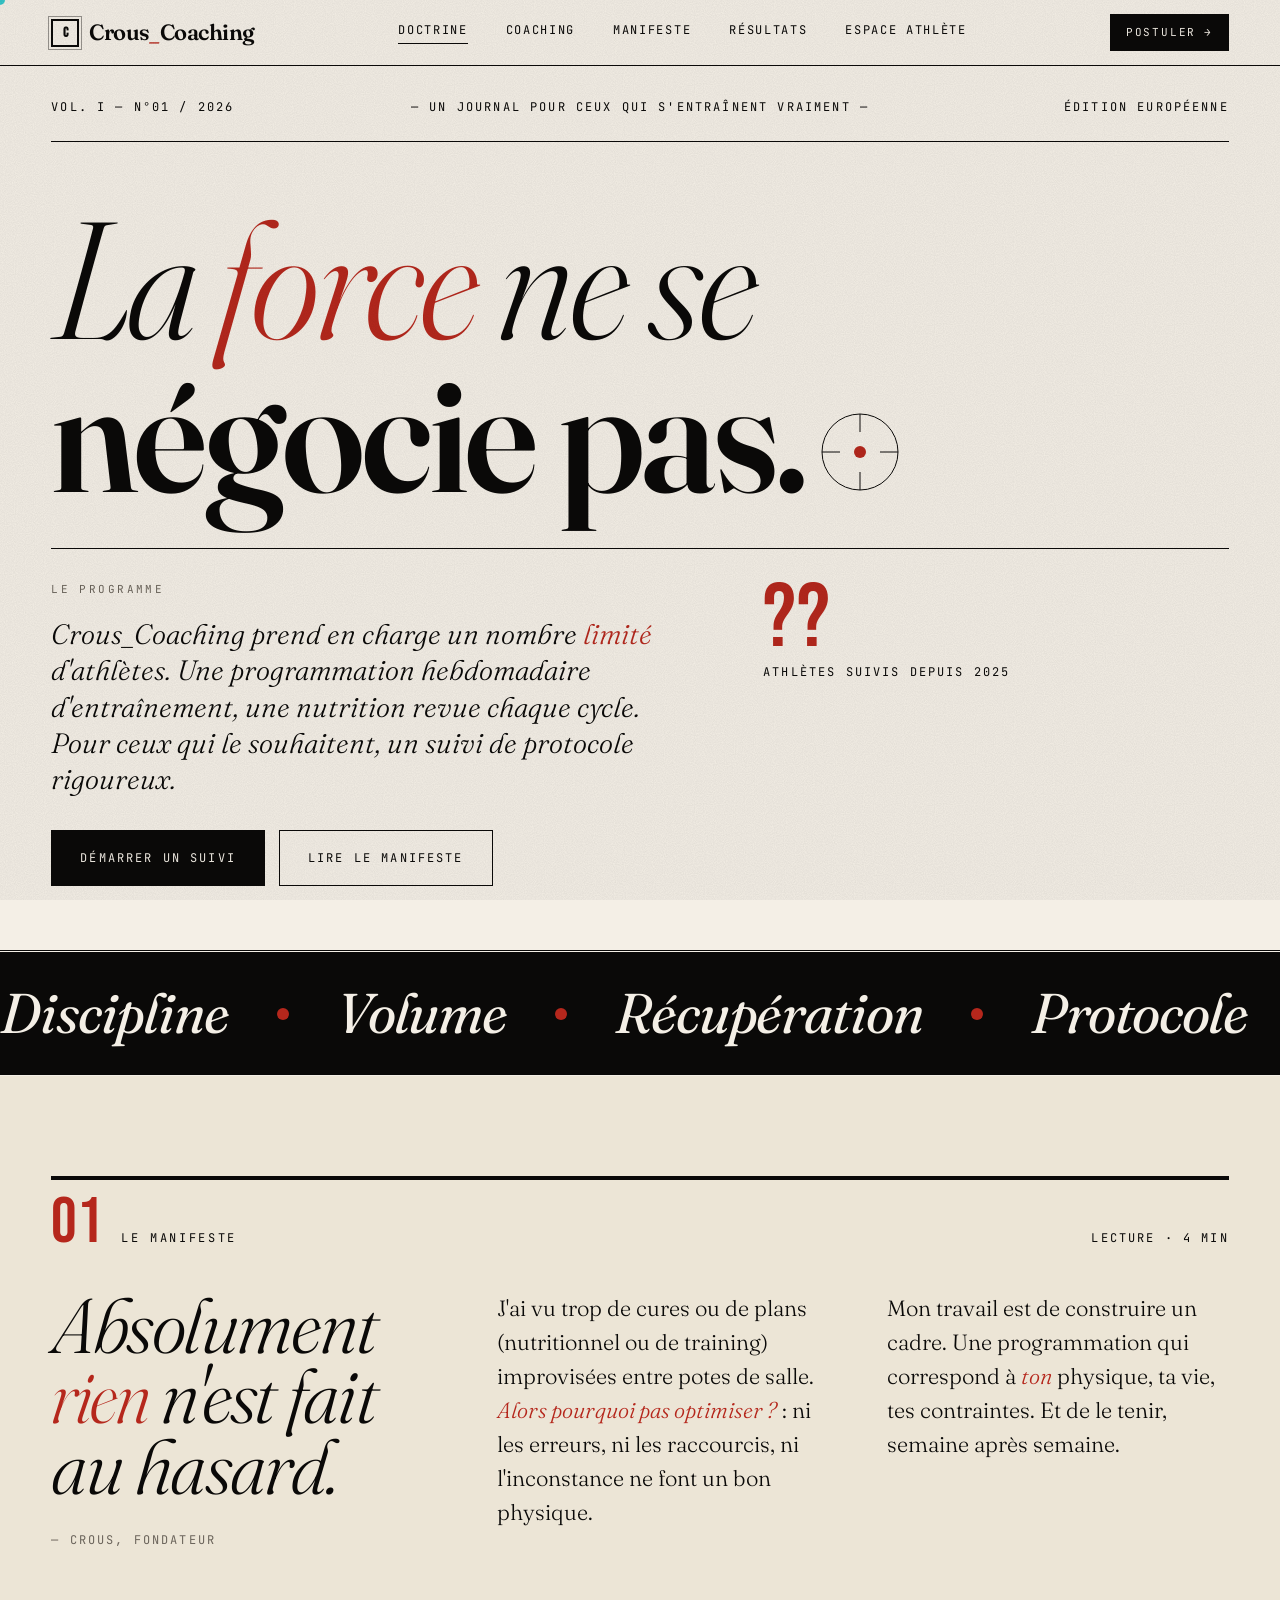
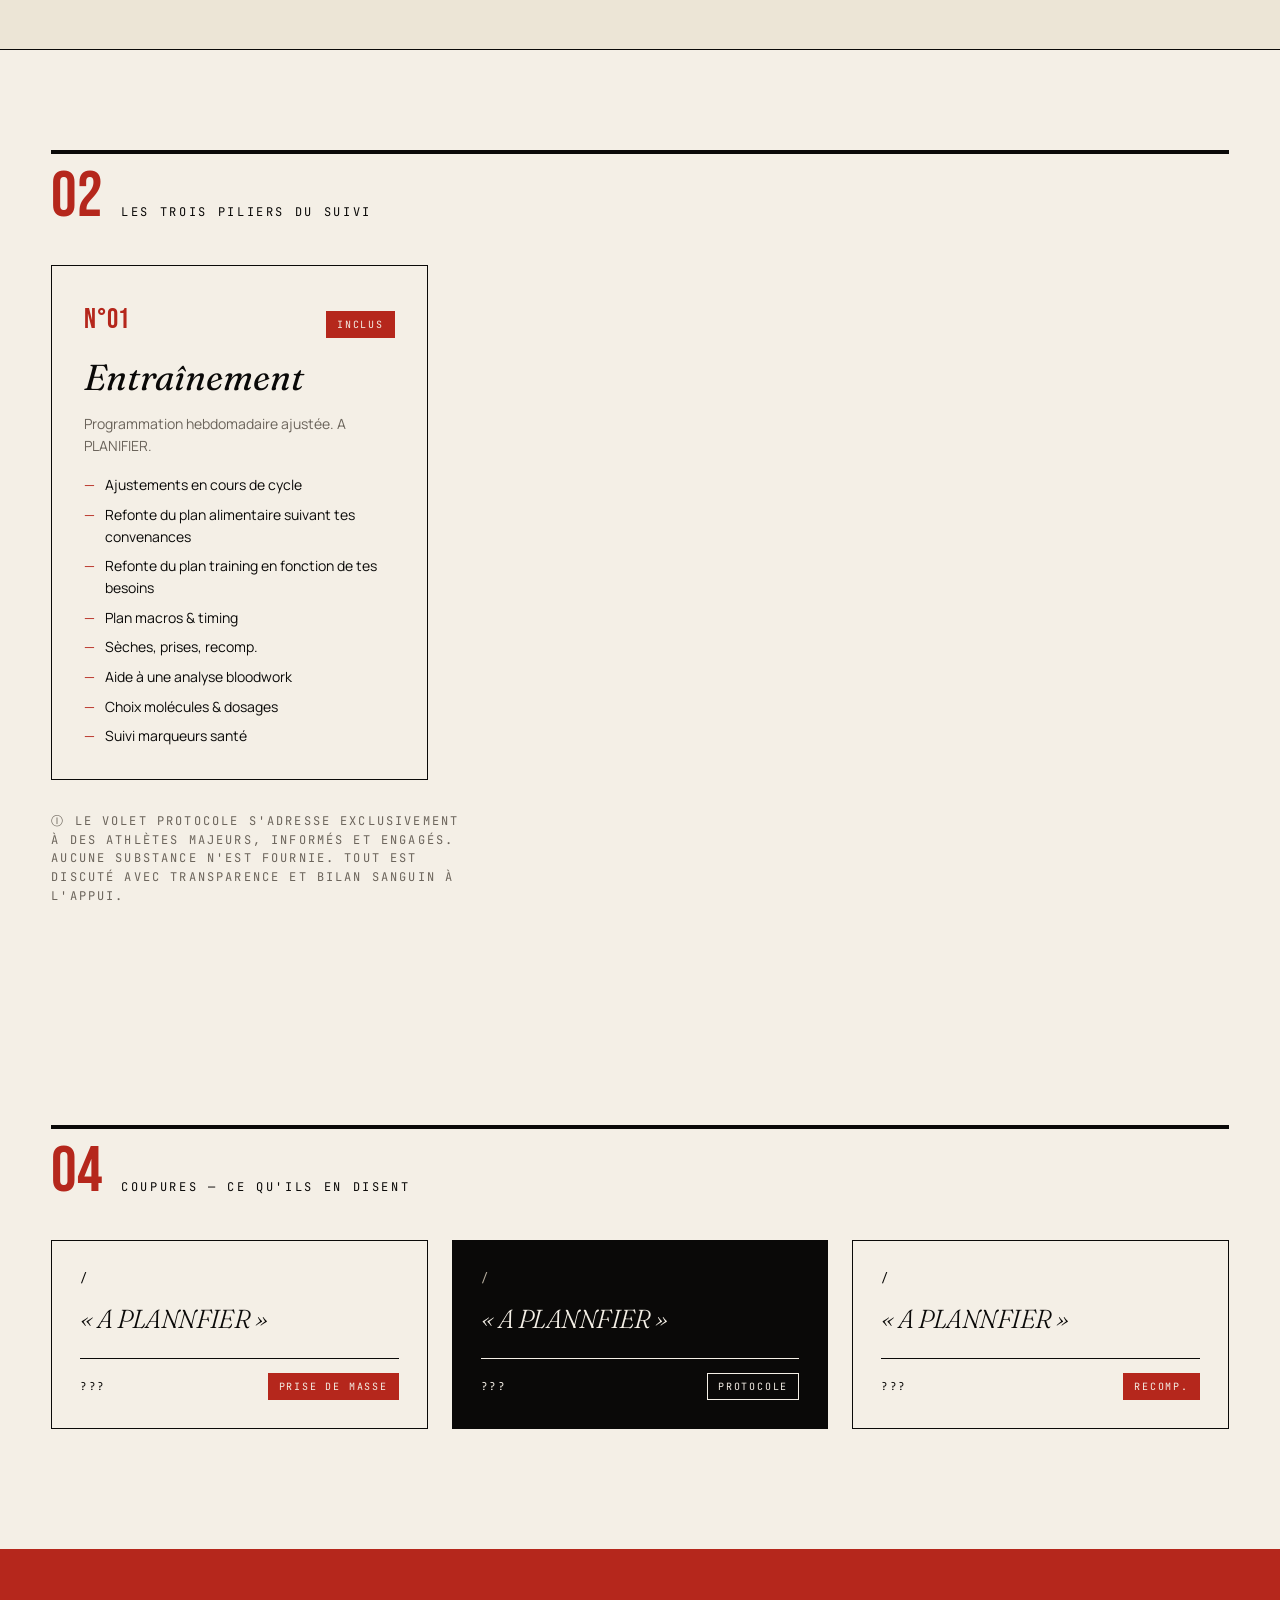
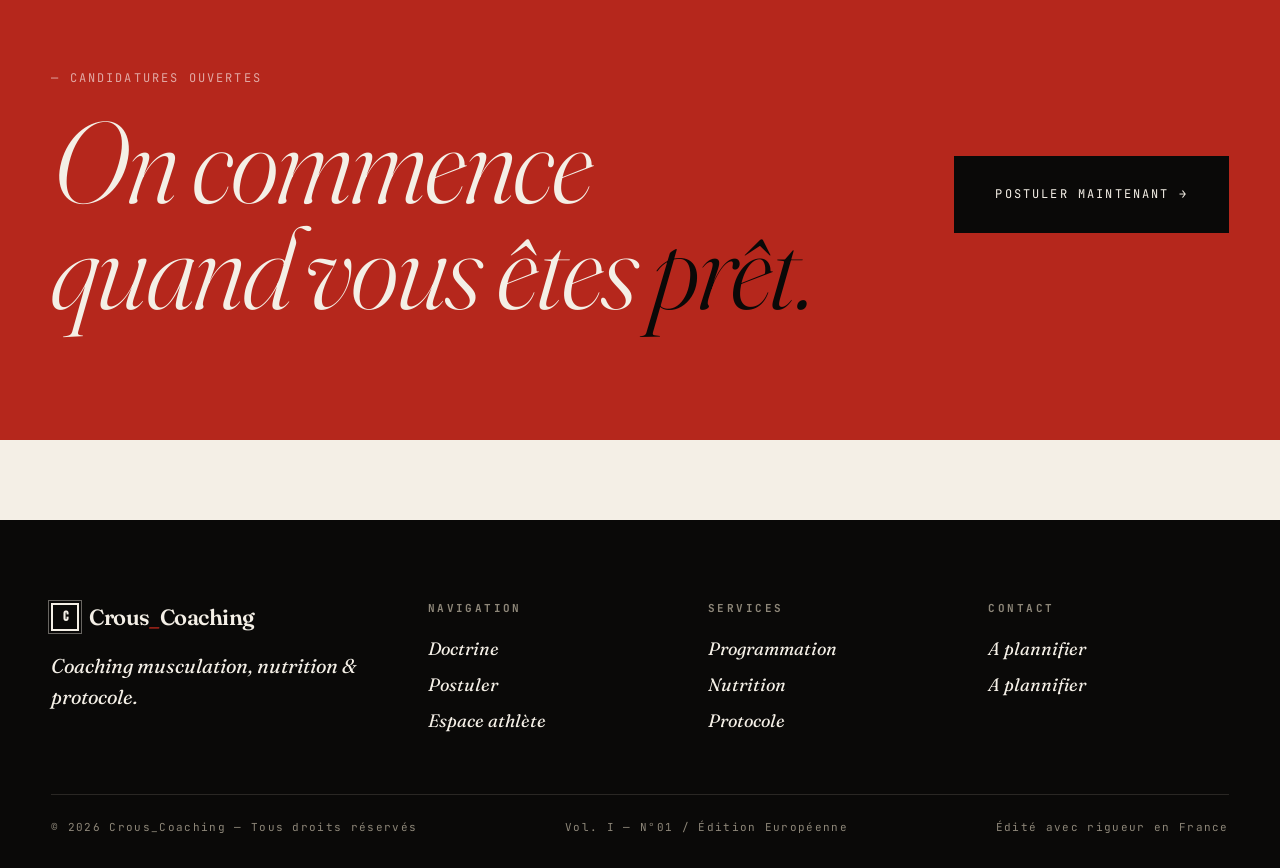
<file: crous-coaching/index.html>
<!DOCTYPE html>
<html lang="fr">
<head>
  <meta charset="UTF-8" />
  <meta name="viewport" content="width=device-width, initial-scale=1.0" />
  <meta name="description" content="Crous_Coaching — coaching musculation, nutrition et protocole. Programmation sur-mesure pour athlètes engagés." />
  <title>Crous_Coaching — Iron Doctrine</title>
  <link rel="stylesheet" href="assets/css/style.css" />
</head>
<body>

  <div class="cursor-dot" id="cursor"></div>

  <!-- ============ MASTHEAD ============ -->
  <header class="masthead">
    <div class="masthead__inner">
      <a href="index.html" class="brand">
        <span class="brand__mark">C</span>
        <span>Crous<em style="font-style: italic; color: var(--blood)">_</em>Coaching</span>
      </a>
      <nav class="nav-links">
        <a href="index.html" class="is-active">Doctrine</a>
        <a href="coaching.html">Coaching</a>
        <a href="#manifeste">Manifeste</a>
        <a href="#resultats">Résultats</a>
        <a href="login.html">Espace athlète</a>
      </nav>
      <a href="coaching.html" class="nav-cta">Postuler</a>
    </div>
  </header>

  <!-- ============ HERO ============ -->
  <section class="hero" style="border-bottom: 1px solid var(--ink);">
    <div class="wrap" style="padding-top: 32px; padding-bottom: 64px;">

      <!-- Cover metadata bar -->
      <div style="display: grid; grid-template-columns: 1fr auto 1fr; gap: 24px; align-items: center; padding-bottom: 24px;">
        <div class="kicker">Vol. I — N°01 / 2026</div>
        <div class="kicker" style="text-align: center;">— Un journal pour ceux qui s'entraînent vraiment —</div>
        <div class="kicker" style="text-align: right;">Édition Européenne</div>
      </div>
      <div class="rule"></div>

      <!-- Headline -->
      <div style="display: grid; grid-template-columns: 1fr; gap: 12px; padding: 60px 0 40px;">
        <h1 class="display" style="font-size: clamp(64px, 13vw, 200px);">
          La <em>force</em> ne se<br/>
          <span style="display:inline-flex; align-items: baseline; gap: 16px;">
            <strong>négocie pas.</strong>
            <svg width="80" height="80" viewBox="0 0 80 80" style="display:inline-block; flex-shrink:0;" aria-hidden="true">
              <circle cx="40" cy="40" r="38" fill="none" stroke="currentColor" stroke-width="1"/>
              <circle cx="40" cy="40" r="6" fill="var(--blood)"/>
              <line x1="40" y1="2" x2="40" y2="20" stroke="currentColor"/>
              <line x1="40" y1="60" x2="40" y2="78" stroke="currentColor"/>
              <line x1="2" y1="40" x2="20" y2="40" stroke="currentColor"/>
              <line x1="60" y1="40" x2="78" y2="40" stroke="currentColor"/>
            </svg>
          </span>
        </h1>
      </div>

      <!-- Sub-hero grid : lead text + key stats -->
      <div style="display: grid; grid-template-columns: 1.4fr 1fr; gap: 60px; border-top: 1px solid var(--ink); padding-top: 32px;">
        <div>
          <p class="eyebrow" style="margin-bottom: 18px;">Le programme</p>
          <p style="font-family: var(--ff-display); font-style: italic; font-weight: 300; font-size: clamp(20px, 2.2vw, 28px); line-height: 1.3; max-width: 56ch;">
            Crous_Coaching prend en charge un nombre <em style="color: var(--blood);">limité</em> d'athlètes.
            Une programmation hebdomadaire d'entraînement, une nutrition revue chaque cycle.
            Pour ceux qui le souhaitent, un suivi de protocole rigoureux.
          </p>
          <div style="display: flex; gap: 14px; flex-wrap: wrap; margin-top: 32px;">
            <a href="coaching.html" class="btn">Démarrer un suivi</a>
            <a href="#manifeste" class="btn btn--ghost">Lire le manifeste</a>
          </div>
        </div>
        <aside style="display: grid; gap: 24px; align-content: start;">
          <div>
            <div class="stat-num" style="font-size: 90px; color: var(--blood);">??</div>
            <div class="kicker" style="margin-top: 6px;">Athlètes suivis depuis 2025</div>
          </div>
          <div style="display: grid; grid-template-columns: 1fr 1fr; gap: 24px;">
          </div>
        </aside>
      </div>

    </div>
  </section>

  <!-- ============ MARQUEE ============ -->
  <div class="marquee">
    <div class="marquee__track">
      <span>
        Discipline <span class="dot"></span>
        Volume <span class="dot"></span>
        Récupération <span class="dot"></span>
        Protocole <span class="dot"></span>
        Nutrition <span class="dot"></span>
        Mesure <span class="dot"></span>
        Intensité <span class="dot"></span>
      </span>
      <span aria-hidden="true">
        Discipline <span class="dot"></span>
        Volume <span class="dot"></span>
        Récupération <span class="dot"></span>
        Protocole <span class="dot"></span>
        Nutrition <span class="dot"></span>
        Mesure <span class="dot"></span>
        Intensité <span class="dot"></span>
      </span>
    </div>
  </div>

  <!-- ============ MANIFESTE ============ -->
  <section id="manifeste" style="padding: 100px 0; background: var(--paper-2); border-bottom: 1px solid var(--ink);">
    <div class="wrap">
      <div class="section-tag">
        <div class="section-tag__num">01</div>
        <div class="section-tag__txt">Le manifeste</div>
        <div style="flex: 1;"></div>
        <div class="kicker hide-on-mobile">Lecture · 4 min</div>
      </div>

      <div style="display: grid; grid-template-columns: 1fr 2fr; gap: 80px;">
        <div>
          <h2 class="display" style="font-size: clamp(40px, 6vw, 92px);">
            Absolument <em>rien</em> n'est fait au hasard.
          </h2>
          <div class="kicker" style="margin-top: 28px; color: var(--stone);">— Crous, fondateur</div>
        </div>
        <div style="font-family: var(--ff-display); font-size: 22px; line-height: 1.55; font-weight: 300; columns: 2; column-gap: 48px;">
          <p style="margin-bottom: 1em;">
            J'ai vu trop de cures ou de plans (nutritionnel ou de training) improvisées
            entre potes de salle. <span style="color: var(--blood); font-style: italic;">Alors pourquoi pas optimiser ?</span> :
            ni les erreurs, ni les raccourcis, ni l'inconstance ne font un bon physique.
          </p>
          <p>
            Mon travail est de construire un cadre. Une programmation qui correspond
            à <em style="color: var(--blood);">ton</em> physique, ta vie, tes contraintes.
            Et de le tenir, semaine après semaine.
          </p>
        </div>
      </div>
    </div>
  </section>

  <!-- ============ TROIS PILIERS ============ -->
  <section id="piliers" style="padding: 100px 0;">
    <div class="wrap">
      <div class="section-tag">
        <div class="section-tag__num">02</div>
        <div class="section-tag__txt">Les trois piliers du suivi</div>
      </div>

      <div style="display: grid; grid-template-columns: repeat(3, 1fr); gap: 24px;">

        <article class="card reveal">
          <div style="display: flex; justify-content: space-between; align-items: baseline;">
            <span class="card__num">N°01</span>
            <span class="tag tag--blood">Inclus</span>
          </div>
          <h3 class="card__title">Entraînement</h3>
          <p style="color: var(--stone); font-size: 14px;">
            Programmation hebdomadaire ajustée. A PLANIFIER.
          </p>
          <ul>
            <li>Ajustements en cours de cycle</li>
            <li>Refonte du plan alimentaire suivant tes convenances</li>
            <li>Refonte du plan training en fonction de tes besoins</li>
            <li>Plan macros & timing</li>
            <li>Sèches, prises, recomp.</li>
             <li>Aide à une analyse bloodwork</li>
            <li>Choix molécules &amp; dosages</li>
            <li>Suivi marqueurs santé</li>
          </ul>

      </div>

      <p class="kicker" style="margin-top: 32px; color: var(--stone); max-width: 60ch;">
        ⓘ Le volet protocole s'adresse exclusivement à des athlètes majeurs, informés et engagés.
        Aucune substance n'est fournie. Tout est discuté avec transparence et bilan sanguin à l'appui.
      </p>
    </div>
  </section>

  <!-- ============ TÉMOIGNAGES ============ -->
  <section style="padding: 120px 0;">
    <div class="wrap">
      <div class="section-tag">
        <div class="section-tag__num">04</div>
        <div class="section-tag__txt">Coupures — ce qu'ils en disent</div>
      </div>

      <div style="display: grid; grid-template-columns: repeat(3, 1fr); gap: 24px;">

        <figure style="border: 1px solid var(--ink); padding: 28px; position: relative;">
          <div class="kicker" style="margin-bottom: 16px;">/</div>
          <blockquote class="display" style="font-size: 26px; line-height: 1.25;">
            « A PLANNFIER »
          </blockquote>
          <figcaption style="margin-top: 22px; display: flex; justify-content: space-between; align-items: center; border-top: 1px solid var(--ink); padding-top: 14px;">
            <span style="font-family: var(--ff-mono); font-size: 11px; letter-spacing: .14em; text-transform: uppercase;">???</span>
            <span class="tag tag--blood">Prise de masse</span>
          </figcaption>
        </figure>

        <figure style="border: 1px solid var(--ink); padding: 28px; background: var(--ink); color: var(--paper);">
          <div class="kicker" style="margin-bottom: 16px; color: #B5AC9D;">/</div>
          <blockquote class="display" style="font-size: 26px; line-height: 1.25;">
             « A PLANNFIER »         
          </blockquote>
          <figcaption style="margin-top: 22px; display: flex; justify-content: space-between; align-items: center; border-top: 1px solid var(--paper); padding-top: 14px;">
            <span style="font-family: var(--ff-mono); font-size: 11px; letter-spacing: .14em; text-transform: uppercase;">???</span>
            <span class="tag" style="border-color: var(--paper);">Protocole</span>
          </figcaption>
        </figure>

        <figure style="border: 1px solid var(--ink); padding: 28px; position: relative;">
          <div class="kicker" style="margin-bottom: 16px;">/</div>
          <blockquote class="display" style="font-size: 26px; line-height: 1.25;">
            « A PLANNFIER »         
          </blockquote>
          <figcaption style="margin-top: 22px; display: flex; justify-content: space-between; align-items: center; border-top: 1px solid var(--ink); padding-top: 14px;">
            <span style="font-family: var(--ff-mono); font-size: 11px; letter-spacing: .14em; text-transform: uppercase;">???</span>
            <span class="tag tag--blood">Recomp.</span>
          </figcaption>
        </figure>

      </div>
    </div>
  </section>

  <!-- ============ CTA FINAL ============ -->
  <section style="background: var(--blood); color: var(--paper); padding: 120px 0;">
    <div class="wrap">
      <div style="display: grid; grid-template-columns: 1fr auto; gap: 40px; align-items: center;">
        <div>
          <div class="kicker" style="color: rgba(255,255,255,.6); margin-bottom: 20px;">— Candidatures ouvertes</div>
          <h2 class="display" style="font-size: clamp(48px, 9vw, 140px);">
            On commence<br/>quand vous êtes <em style="color: var(--ink);">prêt.</em>
          </h2>
        </div>
        <a href="coaching.html" class="btn" style="--bg: var(--ink); border-color: var(--ink); padding: 28px 40px;">
          Postuler maintenant →
        </a>
      </div>
    </div>
  </section>

  <!-- ============ FOOTER ============ -->
  <footer class="colophon">
    <div class="wrap">
      <div class="colophon__grid">
        <div>
          <div class="brand" style="color: var(--paper); margin-bottom: 16px;">
            <span class="brand__mark">C</span>
            <span>Crous<em style="font-style: italic; color: var(--blood)">_</em>Coaching</span>
          </div>
          <p style="font-family: var(--ff-display); font-style: italic; font-size: 20px; max-width: 32ch;">
            Coaching musculation, nutrition &amp; protocole.
          </p>
        </div>
        <div>
          <h4>Navigation</h4>
          <ul>
            <li><a href="index.html">Doctrine</a></li>
            <li><a href="coaching.html">Postuler</a></li>
            <li><a href="login.html">Espace athlète</a></li>
          </ul>
        </div>
        <div>
          <h4>Services</h4>
          <ul>
            <li><a href="coaching.html#offres">Programmation</a></li>
            <li><a href="coaching.html#offres">Nutrition</a></li>
            <li><a href="coaching.html#offres">Protocole</a></li>
          </ul>
        </div>
        <div>
          <h4>Contact</h4>
          <ul>
            <li><a href="mailto:hello@crous-coaching.fr">A plannifier</a></li>
            <li><a href="#">A plannifier</a></li>
          </ul>
        </div>
      </div>
      <div class="colophon__bottom">
        <span>© 2026 Crous_Coaching — Tous droits réservés</span>
        <span>Vol. I — N°01 / Édition Européenne</span>
        <span>Édité avec rigueur en France</span>
      </div>
    </div>
  </footer>

  <script>
    // Custom cursor
    const cursor = document.getElementById('cursor');
    document.addEventListener('mousemove', (e) => {
      cursor.style.left = e.clientX + 'px';
      cursor.style.top  = e.clientY + 'px';
    });
    document.querySelectorAll('a, button, .card').forEach(el => {
      el.addEventListener('mouseenter', () => cursor.classList.add('lg'));
      el.addEventListener('mouseleave', () => cursor.classList.remove('lg'));
    });

    // Reveal on scroll
    const io = new IntersectionObserver((entries) => {
      entries.forEach(e => { if (e.isIntersecting) e.target.classList.add('in'); });
    }, { threshold: 0.15 });
    document.querySelectorAll('.reveal').forEach(el => io.observe(el));
  </script>

</body>
</html>
</file>
<file: crous-coaching/assets/css/style.css>
/* =============================================================
   CROUS_COACHING — IRON DOCTRINE
   A strength-sport editorial. Built like a print magazine.
   ============================================================= */

@import url("https://fonts.googleapis.com/css2?family=Fraunces:ital,opsz,wght@0,9..144,300..900;1,9..144,300..900&family=Bebas+Neue&family=Manrope:wght@300;400;500;600;700&family=JetBrains+Mono:wght@400;500&display=swap");

:root {
  --ink: #0A0908;
  --paper: #F4EFE6;
  --paper-2: #ECE5D6;
  --blood: #B5271C;
  --rust: #8A1F16;
  --gold: #A87E3F;
  --smoke: #1A1815;
  --stone: #6B645B;
  --hair: #2A2724;

  --ff-display: "Fraunces", "Times New Roman", serif;
  --ff-stat:    "Bebas Neue", "Impact", sans-serif;
  --ff-body:    "Manrope", system-ui, sans-serif;
  --ff-mono:    "JetBrains Mono", ui-monospace, monospace;

  --measure: 1320px;
  --gutter: clamp(20px, 4vw, 64px);
  --rule: 1px solid currentColor;
}

* { box-sizing: border-box; margin: 0; padding: 0; }

html, body {
  background: var(--paper);
  color: var(--ink);
  font-family: var(--ff-body);
  font-size: 16px;
  line-height: 1.55;
  -webkit-font-smoothing: antialiased;
  text-rendering: optimizeLegibility;
  scroll-behavior: smooth;
}

body.dark { background: var(--ink); color: var(--paper); }
body.dark a { color: var(--paper); }

a { color: inherit; text-decoration: none; }

img, svg { display: block; max-width: 100%; }

button, input, textarea, select {
  font: inherit;
  color: inherit;
  background: transparent;
  border: none;
  outline: none;
}

/* --- GRAIN OVERLAY (gives every page a printed-paper feel) --- */
body::before {
  content: "";
  position: fixed;
  inset: 0;
  pointer-events: none;
  z-index: 9999;
  opacity: .35;
  mix-blend-mode: multiply;
  background-image: url("data:image/svg+xml;utf8,<svg xmlns='http://www.w3.org/2000/svg' width='240' height='240'><filter id='n'><feTurbulence type='fractalNoise' baseFrequency='0.9' numOctaves='2' seed='5'/><feColorMatrix values='0 0 0 0 0  0 0 0 0 0  0 0 0 0 0  0 0 0 .22 0'/></filter><rect width='240' height='240' filter='url(%23n)'/></svg>");
}
body.dark::before { mix-blend-mode: screen; opacity: .22; }

/* --- CUSTOM CURSOR (a small red disc tracks the pointer) --- */
.cursor-dot {
  position: fixed;
  top: 0; left: 0;
  width: 10px; height: 10px;
  background: var(--blood);
  border-radius: 50%;
  pointer-events: none;
  z-index: 10000;
  transform: translate(-50%, -50%);
  mix-blend-mode: difference;
  transition: width .25s, height .25s;
}
.cursor-dot.lg { width: 36px; height: 36px; }
@media (pointer: coarse) { .cursor-dot { display: none; } }

/* =============================================================
   TYPOGRAPHY
   ============================================================= */

.display {
  font-family: var(--ff-display);
  font-weight: 300;
  font-style: italic;
  letter-spacing: -0.02em;
  line-height: .92;
}
.display em {
  font-style: italic;
  font-variation-settings: "opsz" 144;
  color: var(--blood);
}
.display strong { font-weight: 600; font-style: normal; }

.eyebrow {
  font-family: var(--ff-mono);
  font-size: 11px;
  text-transform: uppercase;
  letter-spacing: .22em;
  color: var(--stone);
}
body.dark .eyebrow { color: #8E8779; }

.stat-num {
  font-family: var(--ff-stat);
  font-weight: 400;
  letter-spacing: .01em;
  line-height: .85;
}

.kicker {
  font-family: var(--ff-mono);
  font-size: 12px;
  letter-spacing: .18em;
  text-transform: uppercase;
}

/* =============================================================
   LAYOUT PRIMITIVES
   ============================================================= */

.wrap { width: 100%; max-width: var(--measure); margin: 0 auto; padding: 0 var(--gutter); }

.rule    { border-top: 1px solid var(--ink); }
.dark .rule { border-color: var(--paper); }
.rule--thick { border-top: 4px solid var(--ink); }
.dark .rule--thick { border-color: var(--paper); }

/* =============================================================
   NAVIGATION (top bar — like a magazine masthead)
   ============================================================= */

.masthead {
  border-bottom: 1px solid var(--ink);
  position: sticky; top: 0; z-index: 50;
  background: var(--paper);
  backdrop-filter: blur(6px);
}
body.dark .masthead {
  background: rgba(10,9,8,.9);
  border-color: var(--paper);
}

.masthead__inner {
  display: grid;
  grid-template-columns: auto 1fr auto;
  align-items: center;
  gap: 24px;
  padding: 14px var(--gutter);
}

.brand {
  display: flex; align-items: center; gap: 10px;
  font-family: var(--ff-display);
  font-weight: 600;
  font-size: 22px;
  letter-spacing: -.02em;
}
.brand__mark {
  width: 28px; height: 28px;
  border: 2px solid currentColor;
  display: grid; place-items: center;
  font-family: var(--ff-stat); font-size: 14px;
  position: relative;
}
.brand__mark::after {
  content: ""; position: absolute; inset: -5px;
  border: 1px solid currentColor; opacity: .4;
}

.nav-links {
  display: flex;
  gap: clamp(18px, 3vw, 38px);
  justify-content: center;
}
.nav-links a {
  font-family: var(--ff-mono);
  font-size: 12px;
  text-transform: uppercase;
  letter-spacing: .14em;
  position: relative;
  padding-bottom: 4px;
}
.nav-links a::after {
  content: "";
  position: absolute; left: 0; bottom: 0;
  width: 0; height: 1px; background: currentColor;
  transition: width .35s cubic-bezier(.2,.7,.3,1);
}
.nav-links a:hover::after { width: 100%; }
.nav-links a.is-active::after { width: 100%; }

.nav-cta {
  display: inline-flex; align-items: center; gap: 8px;
  background: var(--ink); color: var(--paper);
  padding: 10px 16px;
  font-family: var(--ff-mono);
  font-size: 11px;
  letter-spacing: .16em;
  text-transform: uppercase;
  transition: background .2s;
}
body.dark .nav-cta { background: var(--paper); color: var(--ink); }
.nav-cta:hover { background: var(--blood); color: var(--paper); }
.nav-cta::after { content: "→"; }

@media (max-width: 760px) {
  .nav-links { display: none; }
}

/* =============================================================
   BUTTONS
   ============================================================= */

.btn {
  --bg: var(--ink); --fg: var(--paper);
  display: inline-flex; align-items: center; gap: 12px;
  padding: 18px 28px;
  background: var(--bg); color: var(--fg);
  font-family: var(--ff-mono);
  font-size: 12px;
  letter-spacing: .18em;
  text-transform: uppercase;
  border: 1px solid var(--bg);
  cursor: pointer;
  position: relative;
  overflow: hidden;
  transition: transform .15s;
}
.btn::before {
  content: ""; position: absolute; inset: 0;
  background: var(--blood);
  transform: translateY(101%);
  transition: transform .3s cubic-bezier(.2,.7,.3,1);
}
.btn > * { position: relative; z-index: 1; }
.btn:hover::before { transform: translateY(0); }
.btn:hover { color: var(--paper); }
.btn:active { transform: translate(1px, 1px); }

.btn--ghost {
  --bg: transparent; --fg: var(--ink);
  border-color: var(--ink);
}
body.dark .btn--ghost { --fg: var(--paper); border-color: var(--paper); }

.btn--blood { --bg: var(--blood); --fg: var(--paper); border-color: var(--blood); }
.btn--blood::before { background: var(--ink); }

/* =============================================================
   SECTION HEADER (numbered brutalist labels)
   ============================================================= */

.section-tag {
  display: flex; align-items: baseline; gap: 18px;
  border-top: 4px solid currentColor;
  padding-top: 16px;
  margin-bottom: 40px;
}
.section-tag__num {
  font-family: var(--ff-stat);
  font-size: 64px;
  line-height: .85;
  color: var(--blood);
}
.section-tag__txt {
  font-family: var(--ff-mono);
  font-size: 12px;
  letter-spacing: .22em;
  text-transform: uppercase;
}

/* =============================================================
   MARQUEE
   ============================================================= */

.marquee {
  border-top: 1px solid currentColor;
  border-bottom: 1px solid currentColor;
  overflow: hidden;
  background: var(--ink); color: var(--paper);
  padding: 18px 0;
}
.marquee__track {
  display: flex; gap: 48px;
  white-space: nowrap;
  animation: scroll 38s linear infinite;
  font-family: var(--ff-display); font-style: italic;
  font-size: clamp(28px, 5vw, 56px);
  letter-spacing: -.02em;
}
.marquee__track > span { display: inline-flex; gap: 48px; }
.marquee__track .dot {
  display: inline-block; width: 12px; height: 12px;
  background: var(--blood); border-radius: 50%;
  align-self: center;
}
@keyframes scroll {
  to { transform: translateX(-50%); }
}

/* =============================================================
   FORM
   ============================================================= */

.field {
  border-bottom: 1px solid currentColor;
  padding: 18px 0 10px;
  position: relative;
}
.field label {
  display: block;
  font-family: var(--ff-mono);
  font-size: 10px;
  letter-spacing: .22em;
  text-transform: uppercase;
  color: var(--stone);
  margin-bottom: 6px;
}
body.dark .field label { color: #8E8779; }
.field input,
.field textarea,
.field select {
  width: 100%;
  font-family: var(--ff-display);
  font-size: 22px;
  font-style: italic;
  font-weight: 300;
}
.field textarea { resize: vertical; min-height: 80px; }
.field--active label { color: var(--blood); }

/* =============================================================
   FOOTER (colophon-style)
   ============================================================= */

footer.colophon {
  background: var(--ink); color: var(--paper);
  padding: 80px var(--gutter) 32px;
  margin-top: 80px;
}
footer.colophon .wrap { padding: 0; }
.colophon__grid {
  display: grid;
  grid-template-columns: 1.4fr 1fr 1fr 1fr;
  gap: 40px;
  margin-bottom: 60px;
}
.colophon h4 {
  font-family: var(--ff-mono);
  font-size: 11px;
  letter-spacing: .22em;
  text-transform: uppercase;
  color: #8E8779;
  margin-bottom: 18px;
}
.colophon ul { list-style: none; display: grid; gap: 8px; }
.colophon ul a { font-family: var(--ff-display); font-size: 18px; font-style: italic; }
.colophon ul a:hover { color: var(--blood); }
.colophon__bottom {
  border-top: 1px solid #2A2724;
  padding-top: 24px;
  display: flex; justify-content: space-between;
  flex-wrap: wrap; gap: 12px;
  font-family: var(--ff-mono); font-size: 11px;
  letter-spacing: .12em;
  color: #8E8779;
}
@media (max-width: 720px) {
  .colophon__grid { grid-template-columns: 1fr 1fr; }
}

/* =============================================================
   CARDS (used on offers + dashboard)
   ============================================================= */

.card {
  border: 1px solid currentColor;
  padding: 32px;
  background: var(--paper);
  display: flex; flex-direction: column;
  gap: 18px;
  position: relative;
  transition: transform .25s, background .25s, color .25s;
}
.card:hover { transform: translateY(-4px); }
.card--ink { background: var(--ink); color: var(--paper); }
.card--blood { background: var(--blood); color: var(--paper); border-color: var(--blood); }

.card__num {
  font-family: var(--ff-stat); font-size: 28px;
  color: var(--blood);
}
.card--ink .card__num { color: var(--paper); }
.card__title {
  font-family: var(--ff-display); font-style: italic;
  font-weight: 400; font-size: 36px; line-height: 1;
}

.card ul { list-style: none; display: grid; gap: 8px; }
.card ul li {
  font-family: var(--ff-body); font-size: 14px;
  display: flex; gap: 10px; align-items: baseline;
}
.card ul li::before {
  content: "—"; color: var(--blood); flex-shrink: 0;
}
.card--ink ul li::before { color: var(--paper); }

.card__price {
  font-family: var(--ff-stat); font-size: 56px;
  margin-top: auto; line-height: 1;
}
.card__price small {
  font-family: var(--ff-mono); font-size: 11px;
  letter-spacing: .2em; display: block;
  margin-top: 4px; color: var(--stone);
}
.card--ink .card__price small,
.card--blood .card__price small { color: rgba(255,255,255,.55); }

/* =============================================================
   TAGS
   ============================================================= */

.tag {
  display: inline-flex; align-items: center; gap: 6px;
  padding: 5px 10px;
  border: 1px solid currentColor;
  font-family: var(--ff-mono);
  font-size: 10px;
  letter-spacing: .18em;
  text-transform: uppercase;
}
.tag--blood { background: var(--blood); color: var(--paper); border-color: var(--blood); }
.tag--ghost { background: transparent; }

/* =============================================================
   UTILITIES
   ============================================================= */

.flex { display: flex; }
.grid { display: grid; }
.hide-on-mobile { display: initial; }
@media (max-width: 720px) {
  .hide-on-mobile { display: none; }
}

.reveal {
  opacity: 0; transform: translateY(20px);
  transition: opacity .9s cubic-bezier(.2,.7,.3,1), transform .9s cubic-bezier(.2,.7,.3,1);
}
.reveal.in { opacity: 1; transform: none; }

/* =============================================================
   DASHBOARD-SPECIFIC
   ============================================================= */

.shell {
  display: grid;
  grid-template-columns: 280px 1fr;
  min-height: 100vh;
}
.shell__side {
  background: var(--ink); color: var(--paper);
  padding: 28px 22px;
  display: flex; flex-direction: column;
  position: sticky; top: 0; height: 100vh;
}
.shell__main { padding: 40px var(--gutter); }
@media (max-width: 880px) {
  .shell { grid-template-columns: 1fr; }
  .shell__side { position: relative; height: auto; }
}

.side-nav { display: flex; flex-direction: column; gap: 4px; margin-top: 32px; }
.side-nav a {
  display: flex; align-items: center; gap: 12px;
  padding: 12px 14px;
  font-family: var(--ff-mono); font-size: 12px;
  letter-spacing: .14em; text-transform: uppercase;
  border-left: 2px solid transparent;
  transition: background .2s, border-color .2s;
}
.side-nav a:hover { background: rgba(255,255,255,.04); }
.side-nav a.is-active { border-color: var(--blood); background: rgba(181,39,28,.12); }
.side-nav a .ix { font-family: var(--ff-stat); font-size: 18px; color: var(--blood); }

.shell__user {
  margin-top: auto; padding-top: 20px;
  border-top: 1px solid #2A2724;
  display: flex; gap: 12px; align-items: center;
}
.avatar {
  width: 38px; height: 38px;
  border: 1px solid currentColor;
  display: grid; place-items: center;
  font-family: var(--ff-stat); font-size: 16px;
}

.panel {
  display: none;
  animation: panelIn .4s cubic-bezier(.2,.7,.3,1);
}
.panel.is-active { display: block; }
@keyframes panelIn {
  from { opacity: 0; transform: translateY(8px); }
  to { opacity: 1; transform: none; }
}

.panel-head {
  display: flex; justify-content: space-between; align-items: flex-end;
  gap: 24px; flex-wrap: wrap;
  margin-bottom: 32px;
  padding-bottom: 18px;
  border-bottom: 1px solid var(--ink);
}
.panel-head h1 {
  font-family: var(--ff-display); font-style: italic;
  font-weight: 300; font-size: clamp(40px, 6vw, 84px);
  line-height: .9; letter-spacing: -.02em;
}
.panel-head h1 .num {
  font-family: var(--ff-stat); font-style: normal;
  font-size: 28px; color: var(--blood);
  vertical-align: super; margin-right: 12px;
}

/* Editor rows for training/diet/protocol */
.entry-list { display: grid; gap: 0; border-top: 1px solid var(--ink); }
.entry {
  display: grid;
  grid-template-columns: 60px 1.2fr 1fr 100px;
  gap: 16px;
  padding: 16px 0;
  border-bottom: 1px solid var(--ink);
  align-items: baseline;
}
.entry__day {
  font-family: var(--ff-stat); font-size: 28px; color: var(--blood);
}
.entry__name {
  font-family: var(--ff-display); font-style: italic; font-size: 22px;
}
.entry__meta {
  font-family: var(--ff-mono); font-size: 12px; color: var(--stone);
  text-transform: uppercase; letter-spacing: .12em;
}
.entry__del {
  font-family: var(--ff-mono); font-size: 11px;
  letter-spacing: .18em; text-transform: uppercase;
  color: var(--stone); cursor: pointer; text-align: right;
}
.entry__del:hover { color: var(--blood); }

.entry-form {
  display: grid;
  grid-template-columns: 60px 1.2fr 1fr auto;
  gap: 16px; align-items: end;
  padding: 24px 0;
  border-top: 4px solid var(--ink);
  margin-top: 32px;
}
.entry-form .field { border-color: var(--ink); }
.entry-form button { white-space: nowrap; }
@media (max-width: 720px) {
  .entry, .entry-form { grid-template-columns: 1fr; }
  .entry__del { text-align: left; }
}

/* Admin client list */
.client-row {
  display: grid;
  grid-template-columns: 60px 1fr 1fr 1fr auto;
  gap: 16px; align-items: center;
  padding: 18px 0;
  border-bottom: 1px solid var(--ink);
  cursor: pointer;
  transition: background .2s, padding .2s;
}
.client-row:hover {
  background: var(--ink); color: var(--paper);
  padding-left: 12px; padding-right: 12px;
}
.client-row__num { font-family: var(--ff-stat); font-size: 22px; color: var(--blood); }
.client-row__name { font-family: var(--ff-display); font-style: italic; font-size: 22px; }
.client-row__meta { font-family: var(--ff-mono); font-size: 11px; letter-spacing: .15em; text-transform: uppercase; color: var(--stone); }
.client-row:hover .client-row__meta { color: #8E8779; }

/* Toast */
.toast {
  position: fixed; bottom: 24px; left: 50%;
  transform: translateX(-50%) translateY(80px);
  background: var(--ink); color: var(--paper);
  padding: 14px 24px;
  font-family: var(--ff-mono); font-size: 12px;
  letter-spacing: .14em; text-transform: uppercase;
  z-index: 200; transition: transform .35s cubic-bezier(.2,.7,.3,1);
  border-left: 4px solid var(--blood);
}
.toast.in { transform: translateX(-50%) translateY(0); }

/* Modal */
.modal {
  position: fixed; inset: 0;
  background: rgba(10,9,8,.7);
  display: none; align-items: center; justify-content: center;
  z-index: 100; padding: 24px;
}
.modal.in { display: flex; }
.modal__card {
  background: var(--paper); color: var(--ink);
  max-width: 560px; width: 100%;
  padding: 40px;
  border: 1px solid var(--ink);
  position: relative;
}
.modal__close {
  position: absolute; top: 12px; right: 14px;
  font-family: var(--ff-mono); font-size: 22px;
  cursor: pointer;
}
</file>
